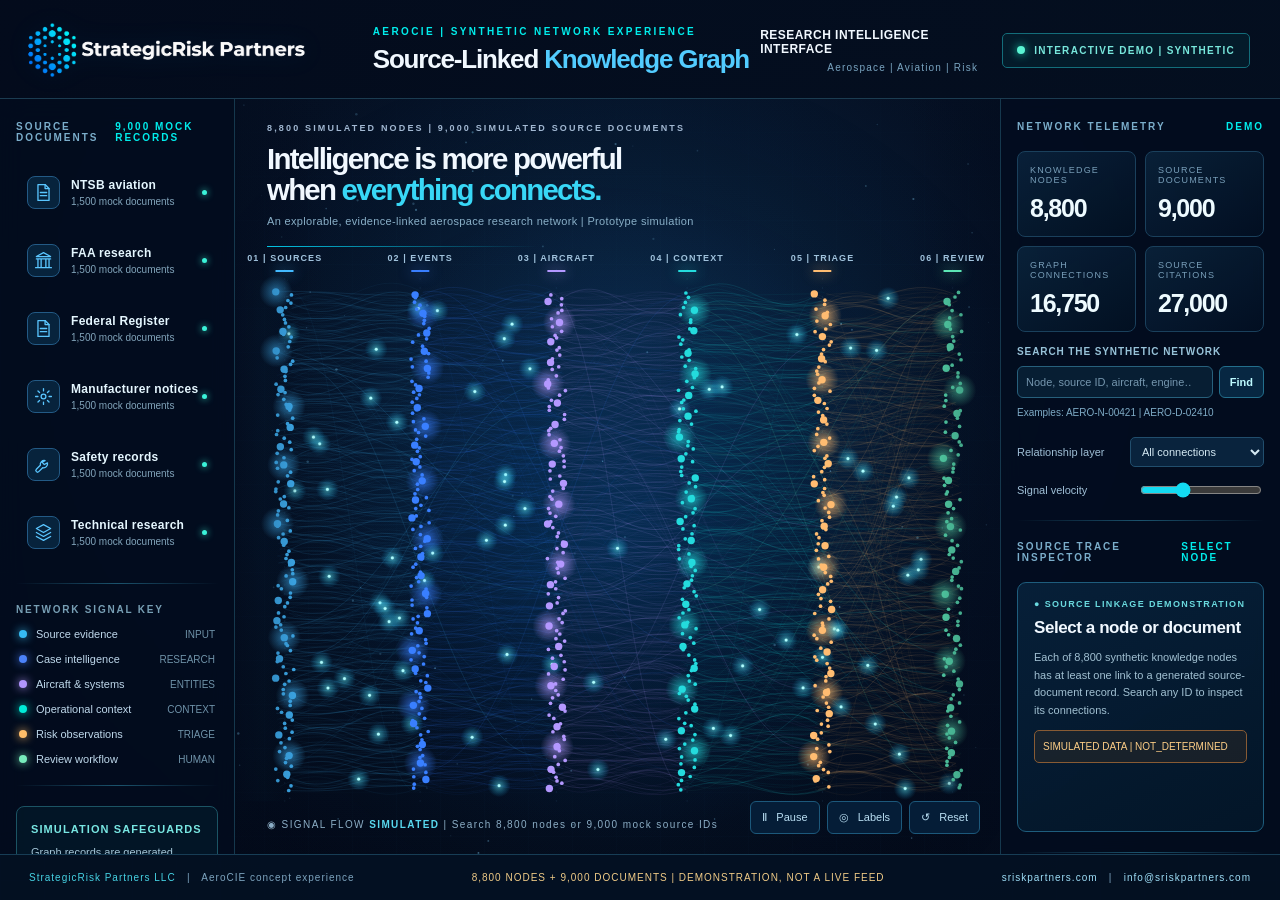
<file: website-public/aerocie-demo/index.html>
<!DOCTYPE html>

<html lang="en">
<head>
<meta charset="utf-8"/>
<meta content="width=device-width,initial-scale=1" name="viewport"/>
<meta content="dark" name="color-scheme"/>
<title>AeroCIE | Interactive Synthetic Graph Demo | StrategicRisk Partners</title>
<style>
:root{--base:#030b1c;--deep:#06132a;--stroke:#1b4160;--teal:#00edec;--blue:#0072ff;--sky:#46c2fa;--white:#f1f8ff;--mute:#87a7c0;--orange:#ffb75e;--green:#66ebc8;--purple:#ae93ff}*{box-sizing:border-box}html,body{margin:0;height:100%;background:var(--base);color:var(--white);font-family:Inter,"Segoe UI",Arial,sans-serif}body{overflow:hidden;background:radial-gradient(ellipse at 50% 38%,#0c2744 0,#050f21 46%,#030916 85%)}button,select{font:inherit}button{cursor:pointer}button:focus-visible,select:focus-visible,input:focus-visible{outline:2px solid #7ce9ff;outline-offset:3px} .app{display:flex;flex-direction:column;height:100vh;min-height:620px;position:relative;isolation:isolate}.app::before{content:"";position:absolute;pointer-events:none;inset:0;opacity:.20;background-image:linear-gradient(rgba(75,168,231,.075) 1px,transparent 1px),linear-gradient(90deg,rgba(75,168,231,.075) 1px,transparent 1px);background-size:44px 44px;mask-image:linear-gradient(to bottom,transparent 0%,#000 25%,#000 90%)} .topbar{height:99px;padding:16px 30px 14px 26px;border-bottom:1px solid #1b3c51;display:flex;align-items:center;justify-content:space-between;gap:20px;position:relative;z-index:4;background:linear-gradient(90deg,rgba(3,11,28,.98),rgba(4,15,32,.90))}.brand{display:flex;align-items:center;gap:23px;min-width:0}.brand-logo{width:330px;height:75px;object-fit:contain;display:block;filter:drop-shadow(0 0 12px rgba(0,174,255,.10))}.brand-sep{height:45px;width:1px;background:linear-gradient(transparent,#2074a5,transparent)}.product-title{display:flex;flex-direction:column;gap:7px}.eyebrow{font-size:10px;font-weight:800;letter-spacing:.24em;text-transform:uppercase;color:var(--teal)}.product-title strong{font-size:26px;letter-spacing:-.045em;font-weight:700;white-space:nowrap}.product-title strong span{color:#52ccff;font-weight:550}.header-right{display:flex;align-items:center;gap:24px}.header-meta{display:flex;flex-direction:column;align-items:flex-end;gap:6px}.header-meta strong{font-size:12px;letter-spacing:.04em}.micro{font-size:10px;letter-spacing:.12em;color:#79a4c0}.status{display:flex;align-items:center;gap:9px;color:#73ffe1;border:1px solid #136d7a;background:rgba(6,56,67,.3);border-radius:5px;padding:11px 14px;font-size:10px;font-weight:850;letter-spacing:.13em;white-space:nowrap}.status i{width:8px;height:8px;border-radius:100%;background:#5bf4d3;box-shadow:0 0 10px #17edc7;animation:blink 1.9s infinite}@keyframes blink{50%{opacity:.2;box-shadow:0 0 2px #17edc7}}
.main{position:relative;display:grid;grid-template-columns:235px minmax(450px,1fr) 280px;min-height:0;flex:1;z-index:2}.side{z-index:3;min-height:0;padding:22px 16px 16px;background:rgba(3,13,31,.82);backdrop-filter:blur(13px);overflow:auto}.side.left{border-right:1px solid #15384d}.side.right{border-left:1px solid #15384d;background:rgba(3,13,31,.87)}.section-tag{font-size:10px;text-transform:uppercase;font-weight:800;letter-spacing:.20em;color:#7baecb;display:flex;justify-content:space-between;margin-bottom:19px}.section-tag em{color:var(--teal);font-size:10px;font-style:normal}.source{width:100%;padding:13px 10px;display:flex;align-items:center;gap:11px;border:1px solid transparent;border-radius:8px;background:transparent;color:#e5f7ff;text-align:left;margin-bottom:7px;position:relative;transition:.18s}.source:hover,.source.selected{background:rgba(6,84,137,.15);border-color:rgba(35,168,245,.40)}.source:after{position:absolute;right:10px;content:"";width:5px;height:5px;border-radius:100%;background:#3af2d8;box-shadow:0 0 7px #3af2d8}.source-icon{width:33px;height:33px;flex:none;border:1px solid #235a85;border-radius:8px;display:grid;place-items:center;color:#5ac6ff;background:#07233c}.source b{display:block;font-size:12px;letter-spacing:.025em}.source small{display:block;color:#82a5bb;font-size:10px;margin-top:4px}.source svg{width:19px;height:19px;stroke:currentColor;stroke-width:1.65;fill:none;stroke-linecap:round;stroke-linejoin:round}.divider{height:1px;background:linear-gradient(to right,transparent,#1b536d,transparent);margin:20px 0}.side-label{font-size:10px;font-weight:800;text-transform:uppercase;letter-spacing:.18em;color:#779fb4;margin-bottom:12px}.key{display:flex;align-items:center;justify-content:space-between;font-size:11px;color:#bed8eb;margin:13px 3px}.key strong{font-weight:500;color:#6f93a9;font-size:10px}.swatch{width:8px;height:8px;border-radius:50%;margin-right:9px;display:inline-block;box-shadow:0 0 10px currentColor}.policy{border:1px solid #1b5464;background:rgba(1,53,69,.23);border-radius:8px;padding:14px;font-size:11px;color:#a4c6d8;line-height:1.55}.policy strong{display:block;font-size:11px;color:#78e6e2;margin-bottom:6px;text-transform:uppercase;letter-spacing:.1em}.center{position:relative;overflow:hidden;background:radial-gradient(ellipse at 51% 55%,rgba(0,103,205,.13) 0,transparent 56%),linear-gradient(180deg,rgba(3,20,45,.16),rgba(1,8,24,.10))}.center:after{content:"";position:absolute;inset:0;pointer-events:none;background:linear-gradient(to right,rgba(3,12,30,.42),transparent 12%,transparent 88%,rgba(3,12,30,.48))}canvas{position:absolute;inset:0;width:100%;height:100%;touch-action:none}.center-head{position:absolute;left:32px;top:22px;z-index:2;pointer-events:none}.center-head .eyebrow{color:#a2b8d2}.center-head h1{font-size:clamp(24px,2.3vw,35px);letter-spacing:-.06em;font-weight:650;line-height:1.05;margin:9px 0 9px}.center-head h1 em{font-style:normal;color:#38d7f6}.center-head p{margin:0;font-size:11px;color:#89afc7;letter-spacing:.03em}.glowrule{height:1px;width:270px;background:linear-gradient(to right,rgba(3,215,248,.9),transparent);margin-top:19px}.group-labels{position:absolute;left:0;right:0;top:154px;display:flex;z-index:2;pointer-events:none}.group-label{position:absolute;transform:translateX(-50%);text-align:center;white-space:nowrap;color:#a0c2dc;font-weight:750;font-size:9px;letter-spacing:.12em;text-transform:uppercase}.group-label i{display:block;width:18px;height:2px;margin:7px auto;background:var(--color);box-shadow:0 0 14px var(--color)}.graph-legend{position:absolute;z-index:2;bottom:22px;left:32px;color:#8caec6;font-size:10px;letter-spacing:.14em}.graph-legend strong{color:#58d8ee}.float-actions{position:absolute;z-index:2;bottom:20px;right:20px;display:flex;gap:7px}.chip{background:rgba(6,32,58,.90);border:1px solid #1c587b;color:#b9def2;border-radius:6px;padding:9px 11px;font-size:11px;transition:.2s}.chip:hover,.chip.active{color:white;border-color:#14aad1;background:rgba(7,71,110,.75)}.tooltip{position:absolute;z-index:6;pointer-events:none;padding:10px 13px;background:#061a34e8;border:1px solid #3c9abe;border-radius:7px;box-shadow:0 9px 40px #0008;white-space:nowrap;display:none;font-size:12px;color:white}.tooltip small{font-size:9px;letter-spacing:.12em;color:#70cde3;display:block;margin-bottom:4px}.metrics{display:grid;grid-template-columns:1fr 1fr;gap:9px}.metric{padding:13px 12px;border:1px solid #1a405c;background:linear-gradient(145deg,rgba(14,49,77,.55),rgba(2,20,38,.4));border-radius:8px}.metric label{display:block;color:#799fba;text-transform:uppercase;font-size:9px;letter-spacing:.13em}.metric strong{display:block;color:#eefbff;font-size:25px;letter-spacing:-.05em;font-weight:650;margin-top:9px}.metric strong em{font-size:10px;font-style:normal;color:#40e0d0;letter-spacing:0}.control-row{display:flex;align-items:center;justify-content:space-between;font-size:11px;color:#9fbfd6;margin-top:13px}select{background:#09233d;color:#d4e9f3;border:1px solid #214e6d;border-radius:5px;padding:7px 7px;width:134px;font-size:11px}input[type=range]{accent-color:#13dbf2;width:122px}.inspector{border:1px solid #1e5d7d;border-radius:9px;background:linear-gradient(155deg,rgba(10,48,78,.55),rgba(3,23,42,.86));padding:16px;margin-top:14px;min-height:225px}.inspector h2{font-size:17px;letter-spacing:-.025em;margin:9px 0 6px}.inspector .type{display:flex;align-items:center;gap:8px;font-size:9px;color:#6adadf;letter-spacing:.15em;font-weight:800}.inspector p{font-size:11px;color:#a1c0d2;line-height:1.6}.data-row{border-top:1px solid #19425b;padding:10px 0;display:flex;justify-content:space-between;gap:10px;font-size:10px}.data-row span:first-child{color:#769fbb}.data-row span:last-child{color:#cbf8ff;text-align:right}.research-state{font-size:10px;color:#fccd86;background:rgba(160,90,21,.12);border:1px solid #885b34;padding:8px;border-radius:5px;line-height:1.5;margin-top:7px}.eventfeed{font-size:11px;line-height:1.45;display:flex;flex-direction:column;gap:0}.event{padding:9px 2px;border-bottom:1px solid #17334c;color:#91b7ce;display:flex;gap:10px}.event b{color:#4af0e6;font-size:9px;white-space:nowrap}.event.new{animation:appear .4s ease}@keyframes appear{from{opacity:0;transform:translateY(-5px)}to{opacity:1;transform:translateY(0)}}.footer{height:46px;border-top:1px solid #173d55;background:#041123ef;display:flex;align-items:center;justify-content:space-between;padding:0 29px;position:relative;z-index:4;font-size:10px;color:#7da4be;letter-spacing:.10em;gap:20px}.footer .br{color:#46d2e3}.footer a{color:#9dddf6;text-decoration:none}.footer a:hover{text-decoration:underline}.footer-mid{color:#efca86}.topright-decor{width:140px;height:1px;background:linear-gradient(90deg,transparent,#0acde3)} @media(max-width:1150px){.main{grid-template-columns:195px minmax(430px,1fr) 245px}.brand-logo{width:270px}.product-title strong{font-size:21px}.source{padding:12px 5px}.topbar{padding:12px 16px}.side{padding:16px 11px}.header-meta{display:none}}@media(max-width:850px){body{overflow:auto}.app{min-height:760px}.topbar{height:93px}.brand-logo{width:210px}.brand-sep{display:none}.product-title strong{font-size:17px}.header-right .status{font-size:9px;padding:8px}.main{grid-template-columns:1fr;min-height:650px}.side{display:none}.center{min-height:650px}.center-head{left:18px}.footer{padding:0 14px;font-size:9px}.footer-mid{display:none}.graph-legend{left:18px}.group-labels{top:170px}}@media(prefers-reduced-motion:reduce){.status i{animation:none}.event.new{animation:none}}

/* SRP | scale-model graph additions */
.lookup{margin:14px 0 15px}.lookup label{font-size:10px;display:block;font-weight:700;letter-spacing:.09em;text-transform:uppercase;color:#98c3d9;margin-bottom:9px}.lookup-row{display:flex;gap:6px}.lookup input{background:#071e33;border:1px solid #27607c;border-radius:6px;min-width:0;flex:1;width:120px;color:#e9faff;padding:9px 8px;font-size:11px}.lookup input::placeholder{color:#7596ae}.lookup button,.docref{color:#bdfaff;border:1px solid #236f8c;border-radius:6px;background:rgba(15,75,109,.45);padding:9px 10px;font-weight:650;font-size:11px;cursor:pointer}.lookup button:hover,.docref:hover{border-color:#40eafa;background:rgba(16,106,152,.55)}.search-hint{font-size:10px;line-height:1.5;color:#7eabc6;margin-top:7px;min-height:17px}.doclinks{display:flex;flex-wrap:wrap;gap:5px;margin:11px 0}.docref{padding:6px 8px;font-size:10px;letter-spacing:.01em}.more{font-size:10px;color:#82a6bc;padding:6px}.metrics .metric label{font-size:9px}.inspector{min-height:250px}.inspector .data-row{padding:8px 0}.inspector h2{overflow-wrap:anywhere}.status{color:#78e7dc}.center-head{max-width:min(470px,75%)}.center-head .eyebrow{font-size:9px;line-height:1.6;max-width:470px}.source-filter-note{font-size:10px;color:#74dbe8;margin:8px 4px}.metric strong{font-variant-numeric:tabular-nums}.graph-legend{right:20px;line-height:1.5}@media(max-width:1200px){.product-title strong{font-size:21px}}@media(max-width:850px){.center-head{max-width:100%}.graph-legend{max-width:350px}.lookup input{min-width:115px}}
</style>
</head>
<body>
<div class="app">
<header class="topbar">
<div class="brand"><img alt="StrategicRisk Partners — official brand logo" class="brand-logo" src="[data-uri]"/><div class="brand-sep"></div><div class="product-title"><div class="eyebrow">AeroCIE | Synthetic network experience</div><strong>Source-Linked <span>Knowledge Graph</span></strong></div></div>
<div class="header-right"><div class="header-meta"><strong>RESEARCH INTELLIGENCE INTERFACE</strong><span class="micro">Aerospace | Aviation | Risk</span></div><div class="status"><i></i> INTERACTIVE DEMO | SYNTHETIC</div></div>
</header>
<div class="main">
<aside aria-label="Source categories" class="side left">
<div class="section-tag">SOURCE DOCUMENTS <em>9,000 MOCK RECORDS</em></div>
<div id="sourceButtons"></div>
<div class="divider"></div><div class="side-label">Network signal key</div>
<div class="key"><span><i class="swatch" style="background:#36bbf3;color:#36bbf3"></i>Source evidence</span><strong>INPUT</strong></div>
<div class="key"><span><i class="swatch" style="background:#4b82fa;color:#4b82fa"></i>Case intelligence</span><strong>RESEARCH</strong></div>
<div class="key"><span><i class="swatch" style="background:#b195fe;color:#b195fe"></i>Aircraft &amp; systems</span><strong>ENTITIES</strong></div>
<div class="key"><span><i class="swatch" style="background:#00ebd7;color:#00ebd7"></i>Operational context</span><strong>CONTEXT</strong></div>
<div class="key"><span><i class="swatch" style="background:#ffbe69;color:#ffbe69"></i>Risk observations</span><strong>TRIAGE</strong></div>
<div class="key"><span><i class="swatch" style="background:#77ebbb;color:#77ebbb"></i>Review workflow</span><strong>HUMAN</strong></div>
<div class="divider"></div>
<div class="policy"><strong>Simulation safeguards</strong>Graph records are generated locally, not extracted from actual FAA or NTSB documents. No customer data, API keys or regulatory determinations.<br/><br/>Compliance: NOT_DETERMINED | Customer deployment: NOT AUTHORIZED.</div>
</aside>
<section aria-label="Interactive animated mock knowledge network" class="center" id="workspace">
<canvas aria-label="Animated nodes and relationships representing synthetic knowledge graph connections" id="network">Your browser must support HTML canvas.</canvas>
<div class="center-head"><div class="eyebrow">8,800 SIMULATED NODES | 9,000 SIMULATED SOURCE DOCUMENTS</div><h1>Intelligence is more powerful<br/>when <em>everything connects.</em></h1><p>An explorable, evidence-linked aerospace research network | Prototype simulation</p><div class="glowrule"></div></div>
<div class="group-labels" id="groupLabels"></div>
<div class="tooltip" id="tip"></div>
<div class="graph-legend">◉  SIGNAL FLOW <strong>SIMULATED</strong>  |  Search 8,800 nodes or 9,000 mock source IDs</div>
<div class="float-actions"><button class="chip" id="pauseBtn" type="button">Ⅱ   Pause</button><button class="chip" id="labelBtn" type="button">◎   Labels</button><button class="chip" id="resetBtn" type="button">↺   Reset</button></div>
</section>
<aside aria-label="Network inspector and simulated diagnostics" class="side right">
<div class="section-tag">NETWORK TELEMETRY <em>DEMO</em></div>
<div class="metrics"><div class="metric"><label>Knowledge nodes</label><strong id="nodeCount">—</strong></div><div class="metric"><label>Source documents</label><strong id="sourceCount">—</strong></div><div class="metric"><label>Graph connections</label><strong id="edgeCount">—</strong></div><div class="metric"><label>Source citations</label><strong id="citationCount">—</strong></div></div>
<div class="lookup"><label for="lookupInput">Search the synthetic network</label><div class="lookup-row"><input autocomplete="off" id="lookupInput" placeholder="Node, source ID, aircraft, engine…" type="search"/><button id="lookupBtn" type="button">Find</button></div><div class="search-hint" id="searchHint">Examples: AERO-N-00421 | AERO-D-02410</div></div><div class="control-row"><span>Relationship layer</span><select id="filter"><option value="all">All connections</option><option value="evidence">Evidence paths</option><option value="technical">Technical</option><option value="operations">Operations</option><option value="review">Review</option></select></div>
<div class="control-row"><span>Signal velocity</span><input aria-label="Simulated signal speed" id="speed" max="2.5" min="0.25" step="0.25" type="range" value="1"/></div>
<div class="divider"></div><div class="section-tag">SOURCE TRACE INSPECTOR <em>SELECT NODE</em></div>
<div class="inspector" id="inspector"><div class="type">● SOURCE LINKAGE DEMONSTRATION</div><h2>Select a node or document</h2><p>Each of 8,800 synthetic knowledge nodes has at least one link to a generated source-document record. Search any ID to inspect its connections.</p><div class="research-state">SIMULATED DATA | NOT_DETERMINED</div></div>
<div class="divider"></div><div class="section-tag">ACTIVITY STREAM <em>MOCK FEED</em></div><div aria-live="off" class="eventfeed" id="feed"><div class="event"><b>00:00</b><span>Simulation ready. No external data connection.</span></div></div>
</aside>
</div>
<footer class="footer"><span><span class="br">StrategicRisk Partners LLC</span>   |   AeroCIE concept experience</span><span class="footer-mid">8,800 NODES + 9,000 DOCUMENTS | DEMONSTRATION, NOT A LIVE FEED</span><span><a href="https://sriskpartners.com" rel="noopener noreferrer" target="_blank">sriskpartners.com</a>   |   <a href="mailto:info@sriskpartners.com">info@sriskpartners.com</a></span></footer>
</div>
<script>(()=>{'use strict';
// AERO-CIE | 8,800 entity nodes + 9,000 synthetic document records.
// All source identifiers, links, events and graph edges are DEMONSTRATION ONLY.
// This file performs NO network requests, storage operations or external processing.
const $=id=>document.getElementById(id);
const canvas=$('network'), ctx=canvas.getContext('2d'),work=$('workspace');
const NODE_TARGET=8800,DOC_TARGET=9000,colors=['#43baff','#397fff','#b498ff','#24dbdd','#ffbc71','#5ce6b5'];
const groups=[
 {name:'SOURCE RESEARCH',code:'01 | SOURCES',n:1550,terms:['NTSB CASE','FAA RECORD','FEDERAL REGISTER','TECHNICAL BULLETIN','RESEARCH MEMO','SAFETY REPORT']},
 {name:'INVESTIGATIONS',code:'02 | EVENTS',n:1600,terms:['CASE INDEX','INVESTIGATION','INCIDENT','FACTUAL REPORT','FINDINGS','TIMELINE']},
 {name:'AIRCRAFT & SYSTEMS',code:'03 | AIRCRAFT',n:1475,terms:['AIRCRAFT','ENGINE','AVIONICS','AIRFRAME','COMPONENT','FLIGHT CONTROLS']},
 {name:'OPERATIONS',code:'04 | CONTEXT',n:1425,terms:['MAINTENANCE','FLIGHT PHASE','WEATHER','OPERATIONS','SAFETY','INSPECTION']},
 {name:'RISK RESEARCH',code:'05 | TRIAGE',n:1425,terms:['RESEARCH FLAG','CORRELATION','ISSUE CATEGORY','EXPOSURE','OBSERVATION','QUESTION']},
 {name:'HUMAN REVIEW',code:'06 | REVIEW',n:1325,terms:['SOURCE CHECK','EVIDENCE TRACE','RESEARCH NOTE','REVISION CHECK','REVIEW QUEUE','HOLD']}
];
const streamdefs=[
 {title:'NTSB aviation',sub:'Investigation record simulations',icon:'doc'},
 {title:'FAA research',sub:'Aviation regulatory simulations',icon:'building'},
 {title:'Federal Register',sub:'Published document simulations',icon:'doc'},
 {title:'Manufacturer notices',sub:'Service bulletin simulations',icon:'gear'},
 {title:'Safety records',sub:'Maintenance and safety simulations',icon:'wrench'},
 {title:'Technical research',sub:'Analysis memo simulations',icon:'layers'}
];
const pathIcon={doc:'<path d="M5 2h9l5 5v15H5z"/><path d="M14 2v5h5M8 12h8M8 16h8"/>',building:'<path d="M3 10h18M5 10V21M9 10V21M15 10V21M19 10V21M2 21h20M3 7l9-5 9 5z"/>',gear:'<circle cx="12" cy="12" r="3"/><path d="M12 2v3M12 19v3M2 12h3M19 12h3M5 5l2 2M17 17l2 2M19 5l-2 2M7 17l-2 2"/>',wrench:'<path d="M14 7a5 5 0 0 0-6 6l-5 5a2 2 0 0 0 3 3l5-5a5 5 0 0 0 6-6l-4 2-3-3z"/>',layers:'<path d="m12 2 9 5-9 5-9-5zM3 12l9 5 9-5M3 17l9 5 9-5"/>'};
let seed=19840728;const rand=()=>((seed=(1664525*seed+1013904223)>>>0)/4294967296);const pick=n=>Math.floor(rand()*n);const fmt=n=>n.toLocaleString('en-US');
const offsets=[];const groupsNodes=[];let tally=0;
for(const group of groups){offsets.push(tally);tally+=group.n}
if(tally!==NODE_TARGET)throw new Error('Graph size mismatch');
const xs=[.065,.242,.420,.591,.768,.938],nodes=[];
for(let g=0;g<groups.length;g++){const local=[];for(let k=0;k<groups[g].n;k++){
 const p=(k+.5)/groups[g].n;
 // Stable interleaving rather than dumping 8,800 labels on-screen.
 const y=.255+.66*p+(rand()-.5)*.0035;
 const n={id:nodes.length,group:g,index:k,rx:xs[g]+(rand()-.5)*.024,ry:y,tag:groups[g].terms[(Math.floor(k/31)+k%7)%groups[g].terms.length],degree:0,sources:[],incident:[]};
 nodes.push(n);local.push(n)}groupsNodes.push(local)}
const nID=i=>'AERO-N-'+String(i+1).padStart(5,'0');
const dID=i=>'AERO-D-'+String(i+1).padStart(5,'0');
const documents=[];let citationCount=0;
for(let d=0;d<DOC_TARGET;d++){
 const cat=d%streamdefs.length;
 const linked=[d%NODE_TARGET,(d*37+179)%NODE_TARGET,(d*191+977)%NODE_TARGET];
 // If two indexes coincide, advance deterministically to preserve three distinct citations.
 if(linked[1]===linked[0])linked[1]=(linked[1]+7)%NODE_TARGET;
 while(linked[2]===linked[0]||linked[2]===linked[1])linked[2]=(linked[2]+11)%NODE_TARGET;
 const doc={id:d,category:cat,code:dID(d),title:streamdefs[cat].title+' | example record '+String(Math.floor(d/6)+1).padStart(4,'0'),linked};
 documents.push(doc);
 for(const n of linked){nodes[n].sources.push(d);citationCount++}
}
const types=['evidence','technical','operations','review'];const edges=[];
function edge(a,b,type){if(a===b)return;const e={a,b,type,bend:(rand()-.5)*.10};const k=edges.length;edges.push(e);nodes[a].degree++;nodes[b].degree++;nodes[a].incident.push(k);nodes[b].incident.push(k)}
for(let g=0;g<5;g++){
 const a=groupsNodes[g],b=groupsNodes[g+1];
 for(const n of a){const base=Math.floor((n.index+.5)/a.length*b.length);
  for(let j=0;j<2;j++)edge(n.id,b[(base+pick(35)-17+b.length*3)%b.length].id,types[(g+j)%4])}
}
for(let i=0;i<1800;i++){let a=nodes[pick(NODE_TARGET)],g=Math.min(a.group+2,5);if(g===a.group)g=3;edge(a.id,groupsNodes[g][pick(groupsNodes[g].length)].id,types[pick(4)])}
const sourceCounts=streamdefs.map((_,i)=>documents.filter(d=>d.category===i).length);
let sourceFilter=-1,layer='all',selected=null,focusedDocument=null,hovered=null,showLabels=false,paused=false,velocity=1,time=0,last=performance.now(),signalCount=0;
const sourceBtns=$('sourceButtons');streamdefs.forEach((s,i)=>{
 const b=document.createElement('button');b.type='button';b.className='source';b.innerHTML='<span class="source-icon"><svg viewBox="0 0 24 24">'+pathIcon[s.icon]+'</svg></span><span><b>'+s.title+'</b><small>'+fmt(sourceCounts[i])+' mock documents</small></span>';
 b.onclick=()=>{sourceFilter=sourceFilter===i?-1:i;sourceBtns.querySelectorAll('.source').forEach((x,j)=>x.classList.toggle('selected',j===sourceFilter));postEvent('Source channel '+s.title+' '+(sourceFilter===i?'focused':'cleared'));updateSearchHint(sourceFilter<0?'Showing all source channels':'Source channel: '+s.title)};
 sourceBtns.appendChild(b)
});
const labels=$('groupLabels');groups.forEach((g,i)=>{const div=document.createElement('div');div.className='group-label';div.textContent=g.code;const line=document.createElement('i');div.appendChild(line);div.style.left=xs[i]*100+'%';div.style.setProperty('--color',colors[i]);labels.appendChild(div)});
$('nodeCount').textContent=fmt(nodes.length);$('sourceCount').textContent=fmt(documents.length);$('edgeCount').textContent=fmt(edges.length);$('citationCount').textContent=fmt(citationCount);
// Debug data can be queried by in-browser validation; never promoted as government information.
window.AeroCIEDemo={nodeCount:nodes.length,documentCount:documents.length,edgeCount:edges.length,citationCount: citationCount,
 allNodesSourced:nodes.every(n=>n.sources.length>0),allDocsLinked:documents.every(d=>d.linked.length===3),
 sourceRecordsByType:sourceCounts.slice(),networkMode:'SYNTHETIC_OFFLINE'};
const esc=s=>String(s).replace(/[&<>"']/g,c=>({'&':'&amp;','<':'&lt;','>':'&gt;','"':'&quot;',"'":'&#39;'}[c]));
function updateSearchHint(s){$('searchHint').textContent=s}
function insertInspector(html){$('inspector').innerHTML=html}
function postEvent(message){const feed=$('feed'),row=document.createElement('div');row.className='event new';row.innerHTML='<b>+'+String(Math.floor(time)).padStart(3,'0')+'s</b><span>'+esc(message)+' <small style="color:#749ab1">| DEMO</small></span>';feed.prepend(row);while(feed.children.length>5)feed.lastElementChild.remove()}
function openNode(n){selected=n;focusedDocument=null;
 const refs=n.sources,details=refs.slice(0,6).map(d=>'<button type="button" class="docref" data-doc="'+d+'">'+dID(d)+'</button>').join('');
 const near=n.incident.slice(0,3).map(k=>{let e=edges[k];return '<button type="button" class="docref" data-node="'+(e.a===n.id?e.b:e.a)+'">'+nID(e.a===n.id?e.b:e.a)+'</button>'}).join('');
 insertInspector('<div class="type">● '+esc(groups[n.group].name)+' | SYNTHETIC</div><h2>'+nID(n.id)+'</h2><p>'+esc(n.tag)+' | Demonstration entity for source-linked aerospace research.</p><div class="data-row"><span>Node document references</span><span>'+fmt(refs.length)+' source records</span></div><div class="data-row"><span>Graph neighbors</span><span>'+fmt(n.degree)+' model links</span></div><div class="data-row"><span>Linked source IDs</span><span>Click to inspect</span></div><div class="doclinks">'+details+'</div>'+(refs.length>6?'<div class="more">+'+fmt(refs.length-6)+' more source links</div>':'')+'<div class="data-row"><span>Neighbor nodes</span><span>Click to inspect</span></div><div class="doclinks">'+near+'</div><div class="research-state">PROPOSED_RESEARCH_ONLY | SIMULATED<br>Compliance: NOT_DETERMINED<br>External release: NOT AUTHORIZED</div>');
 postEvent('Inspecting '+nID(n.id)+' | '+fmt(refs.length)+' linked source records')
}
function openDoc(doc){selected=null;focusedDocument=doc;
 const ls=doc.linked.map(n=>'<button type="button" class="docref" data-node="'+n+'">'+nID(n)+'</button>').join('');
 insertInspector('<div class="type">● DOCUMENT RECORD | SYNTHETIC</div><h2>'+doc.code+'</h2><p>'+esc(doc.title)+'</p><div class="data-row"><span>Source class</span><span>'+esc(streamdefs[doc.category].title)+'</span></div><div class="data-row"><span>Linked knowledge nodes</span><span>'+doc.linked.length+'</span></div><div class="data-row"><span>Source provenance</span><span>GENERATED DEMONSTRATION</span></div><div class="doclinks">'+ls+'</div><div class="research-state">MOCK DOCUMENT ID | NOT A REAL FAA OR NTSB RECORD<br>Compliance: NOT_DETERMINED</div>');
 postEvent('Inspecting synthetic document '+doc.code)
}
$('inspector').addEventListener('click',e=>{const b=e.target.closest('button[data-node],button[data-doc]');if(!b)return;if('doc' in b.dataset)openDoc(documents[Number(b.dataset.doc)]);else openNode(nodes[Number(b.dataset.node)])});
const indexedTerms=new Map();for(let g=0;g<groups.length;g++)for(const term of groups[g].terms)if(!indexedTerms.has(term.toLowerCase()))indexedTerms.set(term.toLowerCase(),nodes.find(n=>n.group===g&&n.tag===term));
function lookup(){const q=$('lookupInput').value.trim();if(!q){updateSearchHint('Enter a node ID, source ID, or topic');return}
 let m=q.match(/^AERO[- ]?N[- ]?0*(\d+)$/i);if(m){const idx=+m[1]-1;if(idx>=0&&idx<nodes.length){openNode(nodes[idx]);updateSearchHint('Node located');return}}
 m=q.match(/^AERO[- ]?D[- ]?0*(\d+)$/i);if(m){const idx=+m[1]-1;if(idx>=0&&idx<documents.length){openDoc(documents[idx]);updateSearchHint('Document located');return}}
 const term=q.toLowerCase();let n=indexedTerms.get(term)||nodes.find(x=>x.tag.toLowerCase().includes(term));if(n){openNode(n);updateSearchHint('Matching research node found');return}
 const d=documents.find(x=>x.title.toLowerCase().includes(term));if(d){openDoc(d);updateSearchHint('Matching source record found');return}
 updateSearchHint('No match. Try AERO-N-00421 or AERO-D-02410')
}
$('lookupBtn').onclick=lookup;$('lookupInput').addEventListener('keydown',e=>{if(e.key==='Enter')lookup()});
$('pauseBtn').onclick=()=>{paused=!paused;$('pauseBtn').textContent=paused?'▶ Resume':'Ⅱ Pause';$('pauseBtn').classList.toggle('active',paused)};
$('labelBtn').onclick=()=>{showLabels=!showLabels;$('labelBtn').classList.toggle('active',showLabels)};
$('resetBtn').onclick=()=>{selected=null;focusedDocument=null;sourceFilter=-1;layer='all';$('filter').value='all';sourceBtns.querySelectorAll('.source').forEach(x=>x.classList.remove('selected'));insertInspector('<div class="type">● DEMONSTRATION NETWORK</div><h2>Explore 8,800 knowledge nodes</h2><p>Search AERO-N-00421 or AERO-D-02410 to inspect synthetic source citations and graph neighbors.</p><div class="research-state">SIMULATED DATA | NOT_DETERMINED</div>');postEvent('Network view reset')};
$('speed').oninput=e=>velocity=Number(e.target.value);$('filter').onchange=e=>{layer=e.target.value;postEvent('Connection filter: '+layer)};
let W=0,H=0,dpr=1;function resize(){const b=work.getBoundingClientRect();W=b.width;H=b.height;dpr=Math.min(window.devicePixelRatio||1,1.7);canvas.width=Math.ceil(W*dpr);canvas.height=Math.ceil(H*dpr);ctx.setTransform(dpr,0,0,dpr,0,0)}window.addEventListener('resize',resize);if(window.ResizeObserver)new ResizeObserver(resize).observe(work);resize();
const pos=n=>({x:n.rx*W,y:n.ry*H});
function curve(e){const a=pos(nodes[e.a]),b=pos(nodes[e.b]);return [a,{x:a.x+(b.x-a.x)*.42,y:a.y+e.bend*H},{x:b.x-(b.x-a.x)*.42,y:b.y-e.bend*H},b]}
function bezier(e,t){const c=curve(e),z=1-t;return{x:z*z*z*c[0].x+3*z*z*t*c[1].x+3*z*t*t*c[2].x+t*t*t*c[3].x,y:z*z*z*c[0].y+3*z*z*t*c[1].y+3*z*t*t*c[2].y+t*t*t*c[3].y}}
const sampledEdgeIds=[];for(let i=0;i<edges.length;i++)if(i%9===0)sampledEdgeIds.push(i);
const sampledNodes=[];for(let i=0;i<nodes.length;i++)if(i%12===0)sampledNodes.push(nodes[i]);
let activeEdges=[],activeNodeIds=new Set(),docLinked=new Set();
function refreshFocus(){activeEdges=[];activeNodeIds=new Set();docLinked=new Set();if(selected){activeNodeIds.add(selected.id);for(const idx of selected.incident){activeEdges.push(idx);const e=edges[idx];activeNodeIds.add(e.a);activeNodeIds.add(e.b)}}if(focusedDocument)docLinked=new Set(focusedDocument.linked)}
const _openNode=openNode,_openDoc=openDoc;
// Use proxy wrapper to refresh visualization immediately after the detail pane changes.
// Mutation is limited to selecting local synthetic records.
const origInsert=insertInspector; // Kept for readability.
let lastFocusKey='';function updateFocus(){let key=selected?'n'+selected.id:focusedDocument?'d'+focusedDocument.id:'none';if(key!==lastFocusKey){lastFocusKey=key;refreshFocus()}}
const stars=Array.from({length:100},()=>({x:rand(),y:rand(),r:.3+rand(),a:.15+rand()*.35}));
const signals=Array.from({length:74},()=>({edge:sampledEdgeIds[pick(sampledEdgeIds.length)],t:rand(),v:.04+rand()*.15}));
function paint(now){const dt=Math.min((now-last)/1000,.06);last=now;if(!paused)time+=dt*velocity;updateFocus();ctx.clearRect(0,0,W,H);
 const rg=ctx.createRadialGradient(W*.48,H*.59,10,W*.48,H*.59,W*.65);rg.addColorStop(0,'rgba(11,120,195,.13)');rg.addColorStop(1,'rgba(3,9,25,0)');ctx.fillStyle=rg;ctx.fillRect(0,0,W,H);
 for(const s of stars){ctx.fillStyle='rgba(129,210,250,'+(s.a*(.85+.15*Math.sin(time*.7+s.x*80)))+')';ctx.beginPath();ctx.arc(s.x*W,s.y*H,s.r,0,7);ctx.fill()}
 ctx.setLineDash([2,7]);for(let g=0;g<6;g++){ctx.strokeStyle='rgba(80,146,190,.17)';ctx.beginPath();ctx.moveTo(W*xs[g],H*.225);ctx.lineTo(W*xs[g],H*.935);ctx.stroke()}ctx.setLineDash([]);
 const focused=Boolean(selected||focusedDocument);
 // Canvas renders a bounded overview subset for smooth interaction; the entire graph remains searchable and queryable.
 for(const id of sampledEdgeIds){const e=edges[id],n=nodes[e.a];if(layer!=='all'&&layer!==e.type)continue;
 if(sourceFilter>=0&&!n.sources.some(d=>documents[d].category===sourceFilter))continue;
 const highlight=selected&&(e.a===selected.id||e.b===selected.id)||focusedDocument&&(docLinked.has(e.a)||docLinked.has(e.b));
 const c=curve(e);ctx.globalAlpha=focused&&!highlight?.022:highlight?.32:(id%4===0?.18:.069);ctx.strokeStyle=highlight?'#d4ffff':colors[n.group];ctx.lineWidth=highlight?1.1:.68;ctx.beginPath();ctx.moveTo(c[0].x,c[0].y);ctx.bezierCurveTo(c[1].x,c[1].y,c[2].x,c[2].y,c[3].x,c[3].y);ctx.stroke()}
 // Focused node links are always visible even when they fall outside the sampled overview.
 if(selected)for(const idx of activeEdges){const e=edges[idx],c=curve(e);ctx.globalAlpha=.85;ctx.strokeStyle='#a1ffff';ctx.lineWidth=1.5;ctx.beginPath();ctx.moveTo(c[0].x,c[0].y);ctx.bezierCurveTo(c[1].x,c[1].y,c[2].x,c[2].y,c[3].x,c[3].y);ctx.stroke()}
 ctx.globalAlpha=1;
 if(!paused)for(const p of signals){const before=p.t;p.t=(p.t+dt*p.v*velocity)%1;if(p.t<before){signalCount++;if(signalCount%8===0)postEvent('Simulated evidence traversal completed')}}
 for(const p of signals){const e=edges[p.edge];if(layer!=='all'&&e.type!==layer)continue;const pt=bezier(e,p.t);const hi=selected&&(e.a===selected.id||e.b===selected.id);ctx.globalAlpha=focused&&!hi?.15:1;const rad=hi?3.7:2.3;
 const glow=ctx.createRadialGradient(pt.x,pt.y,0,pt.x,pt.y,rad*5);glow.addColorStop(0,'rgba(231,255,255,.92)');glow.addColorStop(.2,'rgba(91,237,255,.42)');glow.addColorStop(1,'rgba(15,180,250,0)');ctx.fillStyle=glow;ctx.beginPath();ctx.arc(pt.x,pt.y,rad*5,0,7);ctx.fill();ctx.fillStyle='#aefeff';ctx.beginPath();ctx.arc(pt.x,pt.y,rad*.6,0,7);ctx.fill()}
 ctx.globalAlpha=1;
 const allShown=new Map();for(const n of sampledNodes)allShown.set(n.id,n);for(const id of activeNodeIds)allShown.set(id,nodes[id]);for(const id of docLinked)allShown.set(id,nodes[id]);if(hovered)allShown.set(hovered.id,hovered);
 for(const n of allShown.values()){const p=pos(n),hi=selected?.id===n.id||docLinked.has(n.id)||hovered?.id===n.id;const col=colors[n.group],r=hi?5.5:(n.id%10===0?3.7:1.85);
 ctx.globalAlpha=focused&&!hi&&!activeNodeIds.has(n.id)?.26:1;
 if(hi||n.id%45===0){const halo=ctx.createRadialGradient(p.x,p.y,0,p.x,p.y,r*4.5);halo.addColorStop(0,col+'aa');halo.addColorStop(1,col+'00');ctx.fillStyle=halo;ctx.beginPath();ctx.arc(p.x,p.y,r*4.5,0,7);ctx.fill()}
 ctx.fillStyle=hi?'#f1ffff':col;ctx.beginPath();ctx.arc(p.x,p.y,r,0,7);ctx.fill();if(hi||showLabels&&n.id%60===0){ctx.font='10px Segoe UI, Arial';ctx.fillStyle='#c0ecfa';ctx.textAlign=n.group>=4?'right':'left';ctx.fillText(hi?nID(n.id):n.tag,p.x+(n.group>=4?-12:12),p.y-9)}ctx.globalAlpha=1}
 const beam=(time*.040%1)*W,scan=ctx.createLinearGradient(beam-28,0,beam+28,0);scan.addColorStop(0,'rgba(16,190,240,0)');scan.addColorStop(.5,'rgba(16,190,240,.021)');scan.addColorStop(1,'rgba(16,190,240,0)');ctx.fillStyle=scan;ctx.fillRect(beam-28,H*.24,56,H*.69);
 requestAnimationFrame(paint)}requestAnimationFrame(paint);
// Hit detection uses the preview subset; exact search resolves any of 8,800 nodes.
function nearest(ev){const b=canvas.getBoundingClientRect(),x=ev.clientX-b.left,y=ev.clientY-b.top;let result=null,best=260;
 const candidates=selected?[...sampledNodes,...Array.from(activeNodeIds,id=>nodes[id])]:focusedDocument?[...sampledNodes,...focusedDocument.linked.map(id=>nodes[id])]:sampledNodes;
 for(const n of candidates){const p=pos(n),d=(p.x-x)**2+(p.y-y)**2;if(d<best){best=d;result=n}}return result}
canvas.addEventListener('pointermove',e=>{hovered=nearest(e);canvas.style.cursor=hovered?'pointer':'crosshair';let t=$('tip');if(hovered){const b=canvas.getBoundingClientRect();t.style.display='block';t.style.left=Math.max(5,Math.min(e.clientX-b.left+12,W-210))+'px';t.style.top=Math.min(e.clientY-b.top+8,H-55)+'px';t.innerHTML='<small>'+esc(groups[hovered.group].name)+' | MOCK</small>'+nID(hovered.id)+' | '+esc(hovered.tag)}else t.style.display='none'});
canvas.addEventListener('pointerleave',()=>{hovered=null;$('tip').style.display='none'});canvas.addEventListener('click',e=>{const n=nearest(e);if(n)openNode(n)});
postEvent('8,800 synthetic knowledge nodes generated');postEvent('9,000 simulated source records linked');postEvent('Offline network animation activated');
})();</script>
</body></html>
</file>
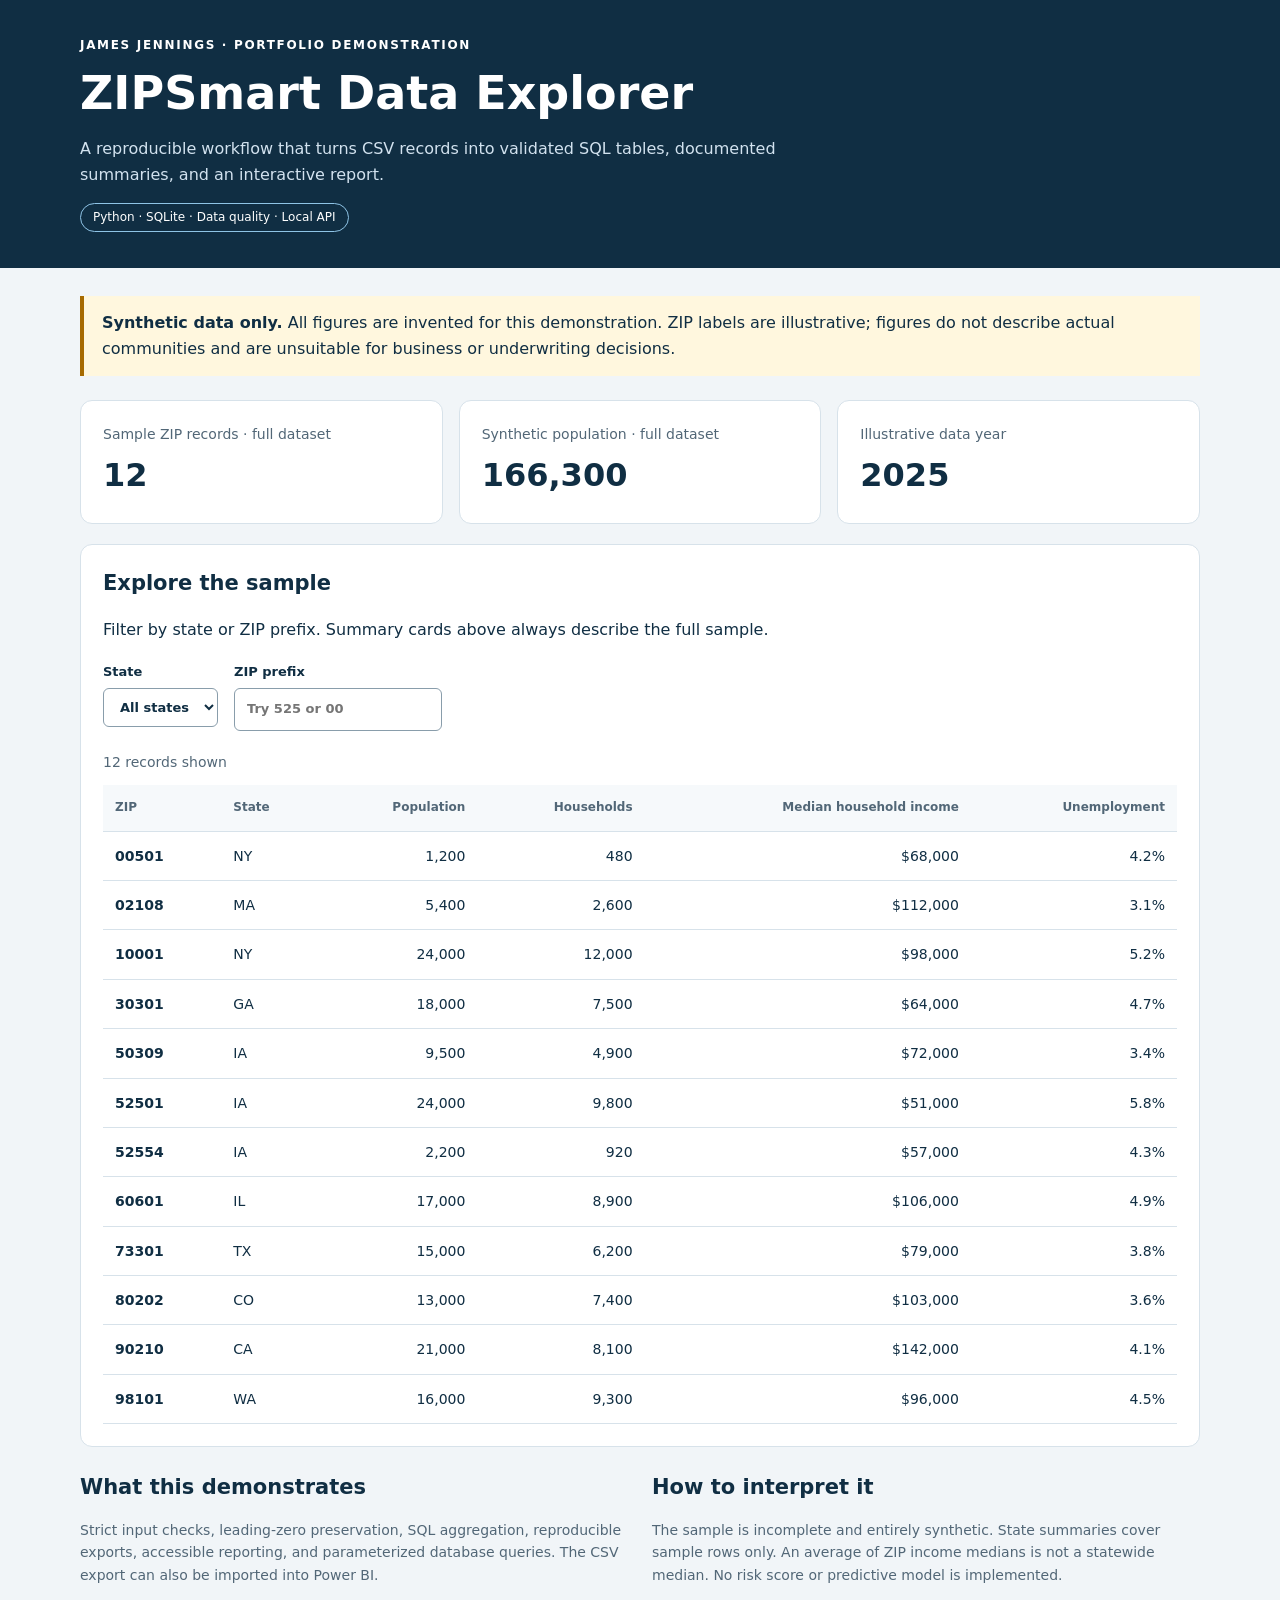
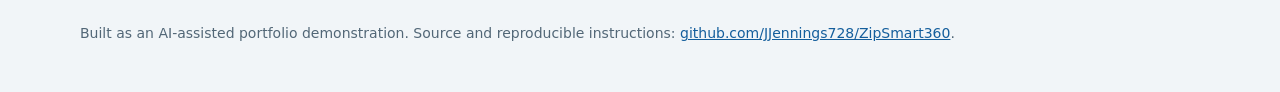
<file: examples/dashboard.html>
<!doctype html>
<html lang="en">
<head>
<meta charset="utf-8"><meta name="viewport" content="width=device-width,initial-scale=1">
<title>ZIPSmart | Data Explorer</title>
<style>
:root{color-scheme:light;--ink:#102e43;--muted:#526777;--line:#d7e2ea;--blue:#145e9c}*{box-sizing:border-box}body{margin:0;background:#f1f5f8;color:var(--ink);font:16px/1.6 system-ui,sans-serif}header{background:#102e43;color:white;padding:36px max(24px,calc((100vw - 1120px)/2))}header p{color:#d2e2ef;max-width:760px}main{max-width:1168px;margin:auto;padding:28px 24px 48px}.eyebrow{text-transform:uppercase;letter-spacing:.14em;font-size:12px;font-weight:700}h1{font-size:clamp(30px,5vw,46px);line-height:1.15;margin:12px 0}h2{font-size:21px;margin:0 0 8px}.badge{display:inline-block;padding:4px 12px;border:1px solid #8fc4e6;border-radius:24px;font-size:12px}.notice{background:#fff7de;border-left:4px solid #a66a00;padding:14px 18px;margin-bottom:24px}.cards{display:grid;grid-template-columns:repeat(3,1fr);gap:16px;margin:20px 0}.card,.panel{background:white;border:1px solid var(--line);border-radius:12px;padding:22px}.card span{display:block;color:var(--muted);font-size:14px}.card strong{display:block;font-size:32px;margin-top:5px}.toolbar{display:flex;flex-wrap:wrap;gap:16px;margin:20px 0}label{display:flex;flex-direction:column;font-size:13px;font-weight:650;gap:5px}input,select{font:inherit;padding:10px 12px;border:1px solid #899dab;border-radius:6px;background:white;color:var(--ink)}input:focus,select:focus{outline:3px solid #8ec8f1;outline-offset:2px}.scroll{overflow-x:auto}table{width:100%;border-collapse:collapse;font-size:14px}caption{text-align:left;color:var(--muted);padding-bottom:12px}th,td{padding:13px 12px;border-bottom:1px solid var(--line);text-align:right;white-space:nowrap}th{font-size:12px;color:var(--muted);background:#f6f9fb}th:first-child,td:first-child,th:nth-child(2),td:nth-child(2){text-align:left}td:first-child{font-weight:700;font-variant-numeric:tabular-nums}tbody tr:hover{background:#eef7ff}.notes{display:grid;grid-template-columns:1fr 1fr;gap:24px;margin-top:24px}.notes p,footer{font-size:14px;color:var(--muted)}footer{padding-top:22px}#empty{font-weight:600;padding:16px}a{color:var(--blue)}@media(max-width:600px){.cards,.notes{grid-template-columns:1fr}.card strong{font-size:26px}.panel{padding:14px}header{padding:28px 24px}}@media print{.toolbar{display:none}body{background:white}.scroll{overflow:visible}header{background:white;color:var(--ink)}header p{color:var(--ink)}}
</style>
</head>
<body>
<header><div class="eyebrow">James Jennings · Portfolio demonstration</div><h1>ZIPSmart Data Explorer</h1><p>A reproducible workflow that turns CSV records into validated SQL tables, documented summaries, and an interactive report.</p><span class="badge">Python · SQLite · Data quality · Local API</span></header>
<main>
<div class="notice"><strong>Synthetic data only.</strong> All figures are invented for this demonstration. ZIP labels are illustrative; figures do not describe actual communities and are unsuitable for business or underwriting decisions.</div>
<section class="cards" aria-label="Full sample statistics"><div class="card"><span>Sample ZIP records · full dataset</span><strong>12</strong></div><div class="card"><span>Synthetic population · full dataset</span><strong>166,300</strong></div><div class="card"><span>Illustrative data year</span><strong>2025</strong></div></section>
<section class="panel"><h2>Explore the sample</h2><p>Filter by state or ZIP prefix. Summary cards above always describe the full sample.</p><div class="toolbar"><label>State<select id="state"><option value="">All states</option><option>CA</option><option>CO</option><option>GA</option><option>IA</option><option>IL</option><option>MA</option><option>NY</option><option>TX</option><option>WA</option></select></label><label>ZIP prefix<input id="zip" type="search" inputmode="numeric" maxlength="5" placeholder="Try 525 or 00"></label></div><div class="scroll"><table><caption id="count" aria-live="polite">12 records shown</caption><thead><tr><th scope="col">ZIP</th><th scope="col">State</th><th scope="col">Population</th><th scope="col">Households</th><th scope="col">Median household income</th><th scope="col">Unemployment</th></tr></thead><tbody><tr><td>00501</td><td>NY</td><td>1,200</td><td>480</td><td>$68,000</td><td>4.2%</td></tr><tr><td>02108</td><td>MA</td><td>5,400</td><td>2,600</td><td>$112,000</td><td>3.1%</td></tr><tr><td>10001</td><td>NY</td><td>24,000</td><td>12,000</td><td>$98,000</td><td>5.2%</td></tr><tr><td>30301</td><td>GA</td><td>18,000</td><td>7,500</td><td>$64,000</td><td>4.7%</td></tr><tr><td>50309</td><td>IA</td><td>9,500</td><td>4,900</td><td>$72,000</td><td>3.4%</td></tr><tr><td>52501</td><td>IA</td><td>24,000</td><td>9,800</td><td>$51,000</td><td>5.8%</td></tr><tr><td>52554</td><td>IA</td><td>2,200</td><td>920</td><td>$57,000</td><td>4.3%</td></tr><tr><td>60601</td><td>IL</td><td>17,000</td><td>8,900</td><td>$106,000</td><td>4.9%</td></tr><tr><td>73301</td><td>TX</td><td>15,000</td><td>6,200</td><td>$79,000</td><td>3.8%</td></tr><tr><td>80202</td><td>CO</td><td>13,000</td><td>7,400</td><td>$103,000</td><td>3.6%</td></tr><tr><td>90210</td><td>CA</td><td>21,000</td><td>8,100</td><td>$142,000</td><td>4.1%</td></tr><tr><td>98101</td><td>WA</td><td>16,000</td><td>9,300</td><td>$96,000</td><td>4.5%</td></tr></tbody></table></div><p id="empty" hidden>No sample records match these filters.</p><noscript><p>JavaScript is disabled. All records remain readable; filters require JavaScript.</p></noscript></section>
<section class="notes"><div><h2>What this demonstrates</h2><p>Strict input checks, leading-zero preservation, SQL aggregation, reproducible exports, accessible reporting, and parameterized database queries. The CSV export can also be imported into Power BI.</p></div><div><h2>How to interpret it</h2><p>The sample is incomplete and entirely synthetic. State summaries cover sample rows only. An average of ZIP income medians is not a statewide median. No risk score or predictive model is implemented.</p></div></section>
<footer>Built as an AI-assisted portfolio demonstration. Source and reproducible instructions: <a href="https://github.com/JJennings728/ZipSmart360">github.com/JJennings728/ZipSmart360</a>.</footer>
</main>
<script>
const state=document.getElementById('state'), zip=document.getElementById('zip');
function filterRows(){let count=0;document.querySelectorAll('tbody tr').forEach(row=>{const match=(!state.value||row.cells[1].textContent===state.value)&&row.cells[0].textContent.startsWith(zip.value.trim());row.hidden=!match;if(match)count++;});document.getElementById('count').textContent=count+' records shown';document.getElementById('empty').hidden=count!==0;}
state.addEventListener('change',filterRows);zip.addEventListener('input',filterRows);
</script>
</body></html>
</file>
